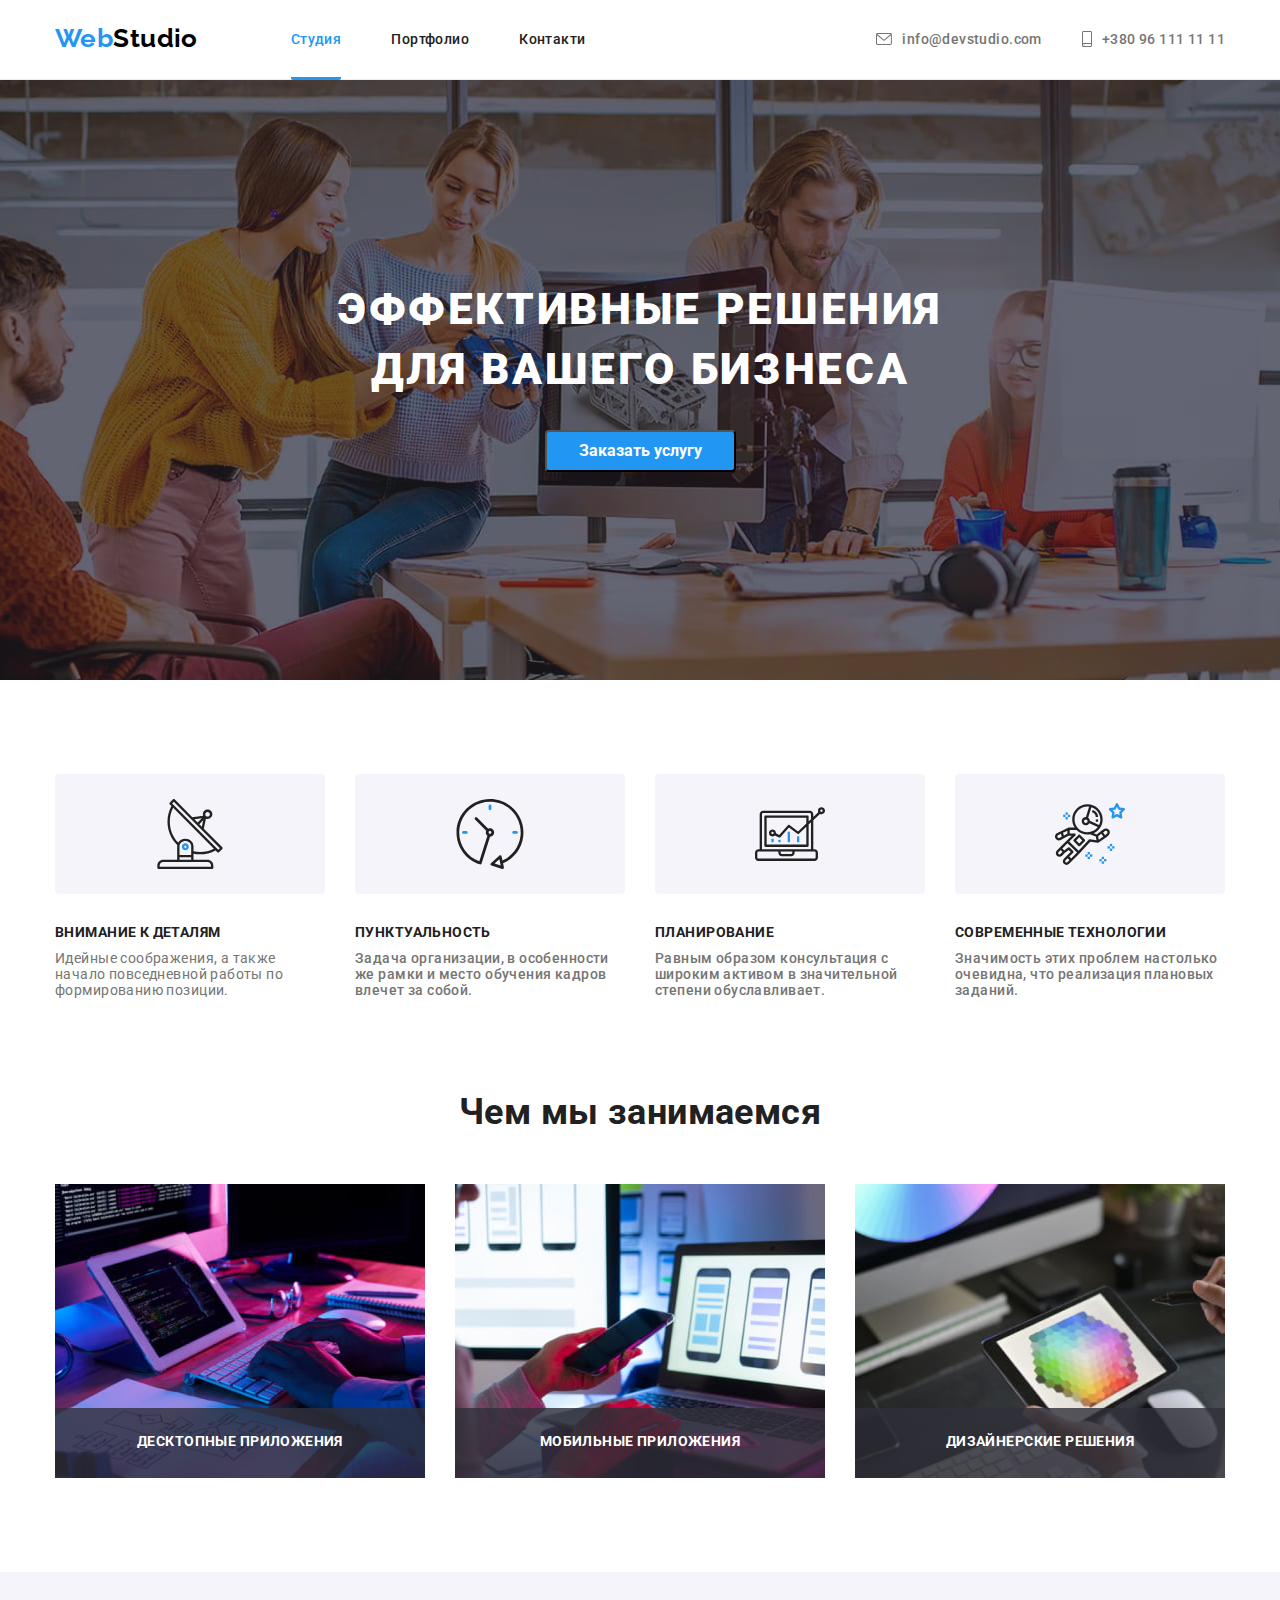
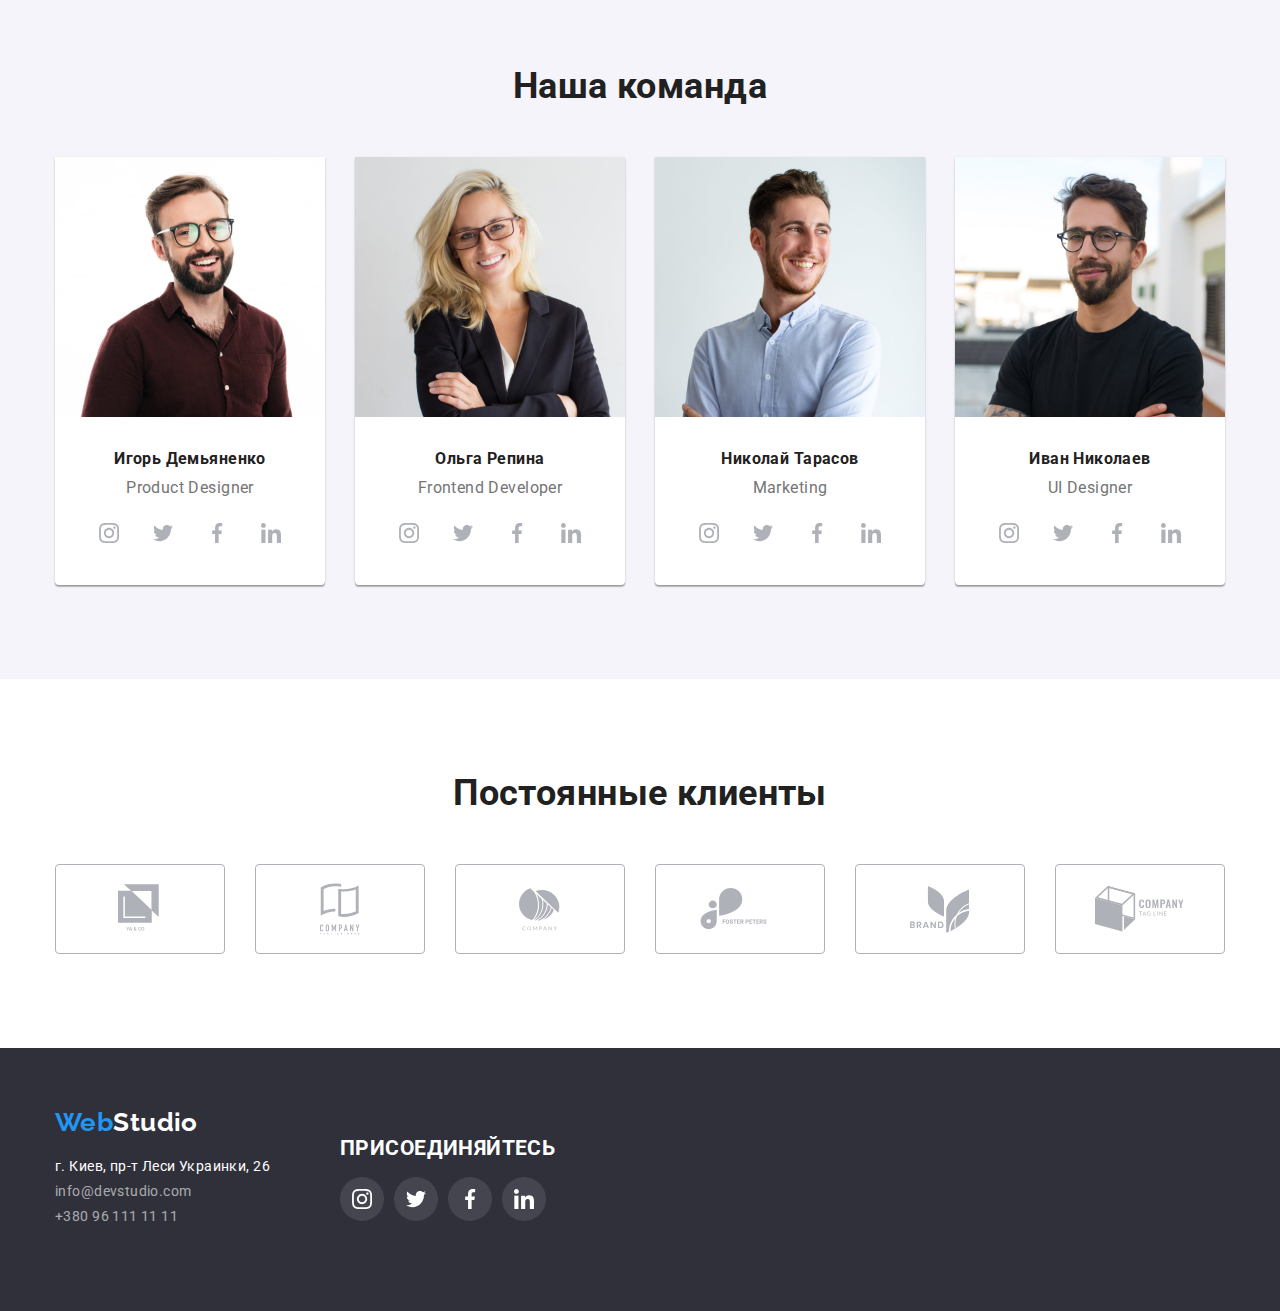
<file: index.html>
<!DOCTYPE html>
<html lang="ru">
  <head>
    <meta charset="UTF-8" />
    <meta name="viewport" content="width=device-width, initial-scale=1.0" />
    <title>WebStudio</title>
    <link
      href="https://fonts.googleapis.com/css2?family=Roboto:wght@300;400;500;700;900&display=swap"
      rel="stylesheet"
    />
    <link rel="stylesheet" href="./css/modern-normalize.min.css" />
    <link rel="stylesheet" href="./css/styles.css" />
  </head>
  <body>
    <!-- Header -->
    <header class="page-header">
      <div class="container flexbox">
        <nav class="navigation">
          <a class="link animation logo-header" href="./index.html"
            >Web<span class="studio-header">Studio</span></a
          >
          <!-- done -->
          <ul class="null list flexbox">
            <li class="header-item">
              <a class="null link animation nav-link actual-nav-link" href="./index.html"
                >Студия</a
              >
            </li>
            <!-- done -->
            <li class="header-item">
              <a class="null link animation nav-link" href="./portfolio.html"
                >Портфолио</a
              >
            </li>
            <!-- done -->
            <li class="header-item">
              <a class="null link animation nav-link" href="">Контакти</a>
            </li>
            <!-- done -->
          </ul>
        </nav>
        <ul class="null list flexbox">
          <li class="contact-item">
            <a href="mailto:info@devstudio.com" class="animation contact-link">
              <svg class="animation mail-icon">
                <use href="./images/icons/sprite.svg#mail-icon"></use>
              </svg>
              info@devstudio.com
            </a>
          </li>
          <li class="contact-item">
            <a href="tel:380961111111" class="animation contact-link">
              <svg class="animation phone-icon">
                <use href="./images/icons/sprite.svg#smartphone-icon"></use>
              </svg>
              +380 96 111 11 11
            </a>
          </li>
        </ul>
      </div>
    </header>

    <main>
      <!-- Hero -->
      <section class="section-hero">
        <div class="container img-overlay">
          <ul class="null list hero-list">
            <li class="hero-item">
              <h1 class="null hero-header">
                Эффективные решения <br />
                для вашего бизнеса
              </h1>
            </li>
            <li class="hero-item">
              <button data-modal-open class="button-order" type="button">
                Заказать услугу
              </button>
            </li>
          </ul>
        </div>
      </section>

      <!-- Advantages -->
      <section class="section">
        <div class="container">
          <h2 class="hide-header">Преимущества</h2>
          <ul class="null list grid-list">
            <li class="grid-advantage-item">
              <div class="advantage-item-icon">
                <svg class="advantage-icon">
                  <use href="./images/icons/sprite.svg#antenna-icon"></use>
                </svg>
              </div>
              <h3 class="null advantage-header">Внимание к деталям</h3>
              <p class="null description">
                Идейные соображения, а также начало повседневной работы по
                формированию позиции.
              </p>
            </li>

            <li class="grid-advantage-item">
              <div class="advantage-item-icon">
                <svg class="advantage-icon">
                  <use href="./images/icons/sprite.svg#clock-icon"></use>
                </svg>
              </div>
              <h3 class="null advantage-header">Пунктуальность</h3>
              <p class="null">
                Задача организации, в особенности же рамки и место обучения
                кадров влечет за собой.
              </p>
            </li>

            <li class="grid-advantage-item">
              <div class="advantage-item-icon">
                <svg class="advantage-icon">
                  <use href="./images/icons/sprite.svg#diagram-icon"></use>
                </svg>
              </div>
              <h3 class="null advantage-header">Планирование</h3>
              <p class="null">
                Равным образом консультация с широким активом в значительной
                степени обуславливает.
              </p>
            </li>

            <li class="grid-advantage-item">
              <div class="advantage-item-icon">
                <svg class="advantage-icon">
                  <use href="./images/icons/sprite.svg#astronaut-icon"></use>
                </svg>
              </div>
              <h3 class="null advantage-header">Современные технологии</h3>
              <p class="null">
                Значимость этих проблем настолько очевидна, что реализация
                плановых заданий.
              </p>
            </li>
          </ul>
        </div>
      </section>

      <!-- What we do -->
      <section class="section-works">
        <div class="container">
          <h2 class="null section-header">Чем мы занимаемся</h2>
          <ul class="null list grid-list">
            <li class="works-item grid-works-item">
              <div class="works-container">
                <img
                  class="works-img"
                  src="./images/tablet_coding.jpg"
                  alt="Планшет на якому редагують код"
                />
                <p class="null works-description">Десктопные приложения</p>
              </div>
            </li>
            <li class="works-item grid-works-item">
              <div class="works-container">
                <img
                  class="works-img"
                  src="./images/smart_model.jpg"
                  alt="Макет програми на дисплеї ноутбука"
                />
                <p class="null works-description">Мобильные приложения</p>
              </div>
            </li>
            <li class="works-item grid-works-item">
              <div class="works-container">
                <img
                  class="works-img"
                  src="./images/color_schema.jpg"
                  alt="Схема основних кольорів на планшеті"
                />
                <p class="null works-description">Дизайнерские решения</p>
              </div>
            </li>
          </ul>
        </div>
      </section>

      <!-- Own team -->
      <section class="section-team section">
        <div class="container">
          <h2 class="null section-header">Наша команда</h2>
          <ul class="null list grid-list">
            <li class="team-item grid-team-item">
              <img
                class="team-img"
                src="images/Ihor.jpg"
                alt="Игорь Демьяненко"
              />
              <h3 class="null card-fullname">Игорь Демьяненко</h3>
              <p class="null card-description">Product Designer</p>
              <ul class="null list social-list">
                <li class="animation social-item">
                  <a href="#" class="link animation social-link">
                    <svg class="animation social-icon">
                      <use
                        href="./images/icons/sprite.svg#instagram-icon"
                      ></use>
                    </svg>
                  </a>
                </li>
                <li class="animation social-item">
                  <a href="#" class="link animation social-link">
                    <svg class="animation social-icon">
                      <use href="./images/icons/sprite.svg#twitter-icon"></use>
                    </svg>
                  </a>
                </li>
                <li class="animation social-item">
                  <a href="#" class="link animation social-link">
                    <svg class="animation social-icon">
                      <use href="./images/icons/sprite.svg#facebook-icon"></use>
                    </svg>
                  </a>
                </li>
                <li class="animation social-item">
                  <a href="#" class="link animation social-link">
                    <svg class="animation social-icon">
                      <use href="./images/icons/sprite.svg#linkedin-icon"></use>
                    </svg>
                  </a>
                </li>
              </ul>
            </li>
            <li class="team-item grid-team-item">
              <img class="team-img" src="images/Olha.jpg" alt="Ольга Репина" />
              <h3 class="null card-fullname">Ольга Репина</h3>
              <p class="null card-description">Frontend Developer</p>
              <ul class="null list social-list">
                <li class="animation social-item">
                  <a href="#" class="link animation social-link">
                    <svg class="animation social-icon">
                      <use
                        href="./images/icons/sprite.svg#instagram-icon"
                      ></use>
                    </svg>
                  </a>
                </li>
                <li class="animation social-item">
                  <a href="#" class="link animation social-link">
                    <svg class="animation social-icon">
                      <use href="./images/icons/sprite.svg#twitter-icon"></use>
                    </svg>
                  </a>
                </li>
                <li class="animation social-item">
                  <a href="#" class="link animation social-link">
                    <svg class="animation social-icon">
                      <use href="./images/icons/sprite.svg#facebook-icon"></use>
                    </svg>
                  </a>
                </li>
                <li class="animation social-item">
                  <a href="#" class="link animation social-link">
                    <svg class="animation social-icon">
                      <use href="./images/icons/sprite.svg#linkedin-icon"></use>
                    </svg>
                  </a>
                </li>
              </ul>
            </li>
            <li class="team-item grid-team-item">
              <img
                class="team-img"
                src="images/Mykolai.jpg"
                alt="Николай Тарасов"
              />
              <h3 class="null card-fullname">Николай Тарасов</h3>
              <p class="null card-description">Marketing</p>
              <ul class="null list social-list">
                <li class="animation social-item">
                  <a href="#" class="link animation social-link">
                    <svg class="animation social-icon">
                      <use
                        href="./images/icons/sprite.svg#instagram-icon"
                      ></use>
                    </svg>
                  </a>
                </li>
                <li class="animation social-item">
                  <a href="#" class="link animation social-link">
                    <svg class="animation social-icon">
                      <use href="./images/icons/sprite.svg#twitter-icon"></use>
                    </svg>
                  </a>
                </li>
                <li class="animation social-item">
                  <a href="#" class="link animation social-link">
                    <svg class="animation social-icon">
                      <use href="./images/icons/sprite.svg#facebook-icon"></use>
                    </svg>
                  </a>
                </li>
                <li class="animation social-item">
                  <a href="#" class="link animation social-link">
                    <svg class="animation social-icon">
                      <use href="./images/icons/sprite.svg#linkedin-icon"></use>
                    </svg>
                  </a>
                </li>
              </ul>
            </li>

            <li class="team-item grid-team-item">
              <img
                class="team-img"
                src="images/Ivan.jpg"
                alt="Михаил Ермаков"
              />
              <h3 class="null card-fullname">Иван Николаев</h3>
              <p class="null card-description">UI Designer</p>
              <ul class="null list social-list">
                <li class="animation social-item">
                  <a href="#" class="link animation social-link">
                    <svg class="animation social-icon">
                      <use
                        href="./images/icons/sprite.svg#instagram-icon"
                      ></use>
                    </svg>
                  </a>
                </li>
                <li class="animation social-item">
                  <a href="#" class="link animation social-link">
                    <svg class="animation social-icon">
                      <use href="./images/icons/sprite.svg#twitter-icon"></use>
                    </svg>
                  </a>
                </li>
                <li class="animation social-item">
                  <a href="#" class="link animation social-link">
                    <svg class="animation social-icon">
                      <use href="./images/icons/sprite.svg#facebook-icon"></use>
                    </svg>
                  </a>
                </li>
                <li class="animation social-item">
                  <a href="#" class="link animation social-link">
                    <svg class="animation social-icon">
                      <use href="./images/icons/sprite.svg#linkedin-icon"></use>
                    </svg>
                  </a>
                </li>
              </ul>
            </li>
          </ul>
        </div>
      </section>

      <section class="section-client section">
        <div class="container">
          <h2 class="null section-header">Постоянные клиенты</h2>
          <ul class="null list flexbox client-list">
            <li class="client-item">
              <a href="" class="client-link">
                <svg class="animation client-icon" width="45" height="50">
                  <use href="./images/icons/sprite.svg#logo-1-icon"></use>
                </svg>
              </a>
            </li>
            <li class="client-item">
              <a href="" class="client-link">
                <svg class="animation client-icon" width="40" height="52">
                  <use href="./images/icons/sprite.svg#logo-2-icon"></use>
                </svg>
              </a>
            </li>
            <li class="client-item">
              <a href="" class="client-link">
                <svg class="animation client-icon" width="41" height="43">
                  <use href="./images/icons/sprite.svg#logo-3-icon"></use>
                </svg>
              </a>
            </li>
            <li class="client-item">
              <a href="" class="client-link">
                <svg class="animation client-icon" width="80" height="42">
                  <use href="./images/icons/sprite.svg#logo-4-icon"></use>
                </svg>
              </a>
            </li>
            <li class="client-item">
              <a href="" class="client-link">
                <svg class="animation client-icon" width="59" height="47">
                  <use href="./images/icons/sprite.svg#logo-5-icon"></use>
                </svg>
              </a>
            </li>
            <li class="client-item">
              <a href="" class="client-link">
                <svg class="animation client-icon" width="89" height="46">
                  <use href="./images/icons/sprite.svg#logo-6-icon"></use>
                </svg>
              </a>
            </li>
          </ul>
        </div>
      </section>
    </main>

    <!-- Footer -->
    <footer class="page-footer">
      <div class="container flexbox">
        <div class="null address-container">
          <a class="link animation logo-footer" href="./index.html"
            >Web<span class="studio-footer">Studio</span></a
          >
          <ul class="null list description address-section">
            <li class="address-item">
              <p class="null address">г. Киев, пр-т Леси Украинки, 26</p>
            </li>
            <li class="address-item">
              <a
                class="null link animation mail-link-footer"
                href="mailto:info@devstudio.com"
                >info@devstudio.com</a
              >
            </li>
            <li class="address-item">
              <a class="null link animation phone-link-footer" href="tel:380961111111"
                >+380 96 111 11 11</a
              >
            </li>
          </ul>
        </div>

        <div class="null social-container">
          <h2 class="footer-heading">присоединяйтесь</h2>
          <ul class="null list footer-social-list">
            <li class="animation footer-social-item">
              <a href="#" class="link animation footer-social-link">
                <svg class="animation footer-social-icon">
                  <use href="./images/icons/sprite.svg#instagram-icon"></use>
                </svg>
              </a>
            </li>
            <li class="animation footer-social-item">
              <a href="#" class="link animation footer-social-link">
                <svg class="animation footer-social-icon">
                  <use href="./images/icons/sprite.svg#twitter-icon"></use>
                </svg>
              </a>
            </li>
            <li class="animation footer-social-item">
              <a href="#" class="link animation footer-social-link">
                <svg class="animation footer-social-icon">
                  <use href="./images/icons/sprite.svg#facebook-icon"></use>
                </svg>
              </a>
            </li>
            <li class="animation footer-social-item">
              <a href="#" class="link animation footer-social-link">
                <svg class="animation footer-social-icon">
                  <use href="./images/icons/sprite.svg#linkedin-icon"></use>
                </svg>
              </a>
            </li>
          </ul>
        </div>
      </div>
    </footer>
    <div data-modal class="animation backdrop is-hidden">
      <div class="modal">
        <button data-modal-close class="modal-close">
          <svg class="close-icon">
            <use href="./images/icons/close-button.svg#close-icon"></use>
          </svg>
        </button>
      </div>
    </div>
    <script src="./js/modal.js"></script>
  </body>
</html>
</file>
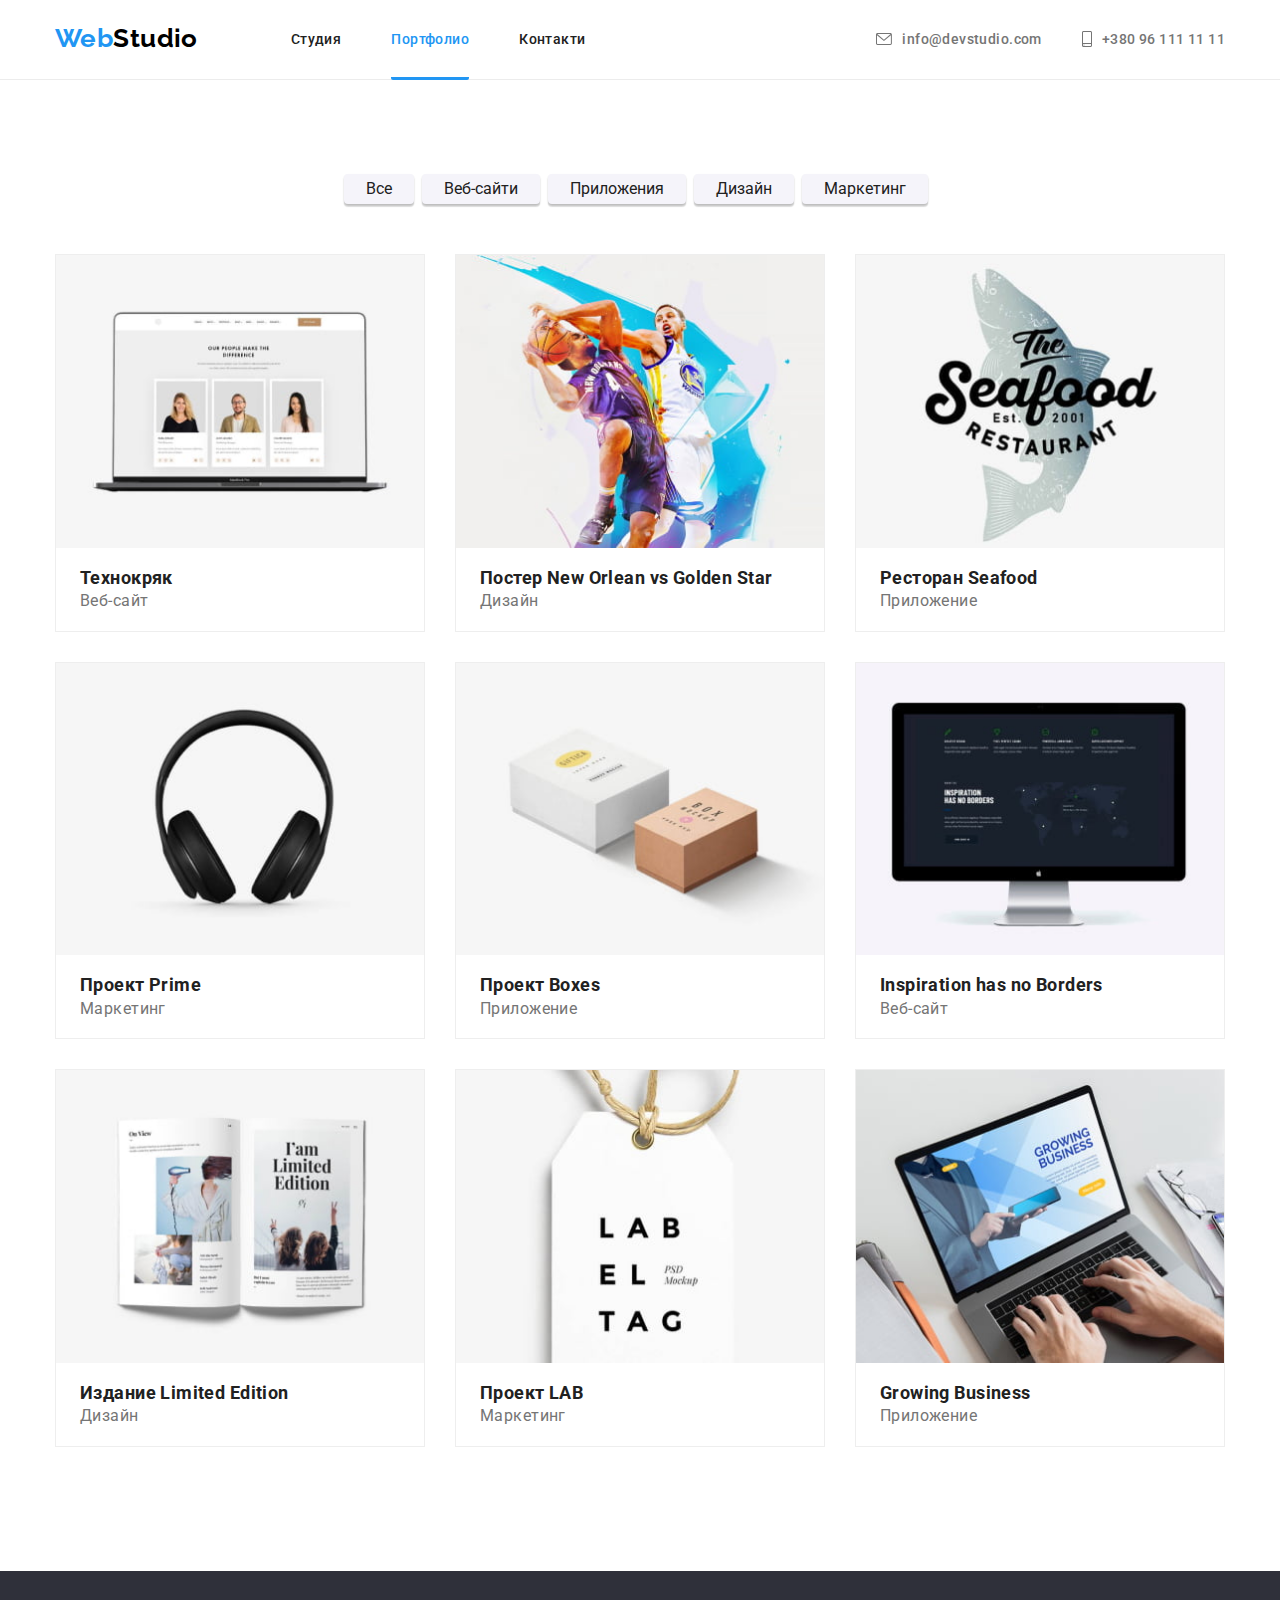
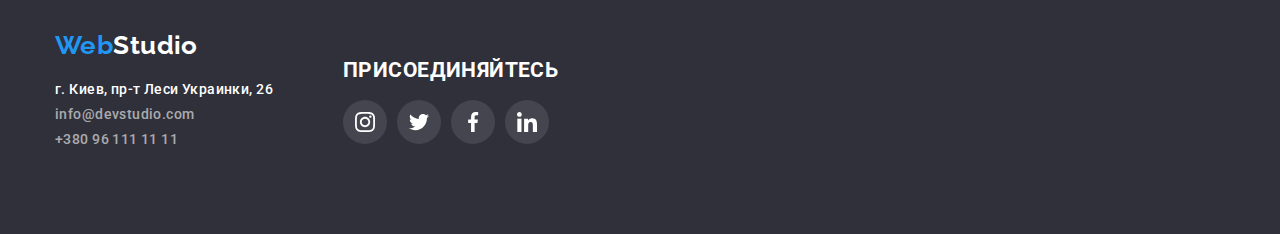
<file: portfolio.html>
<!DOCTYPE html>
<html lang="ru">
  <head>
    <meta charset="UTF-8" />
    <meta name="viewport" content="initial-scale=1.0" />
    <title>WebStudio</title>
    <link
      href="https://fonts.googleapis.com/css2?family=Roboto:wght@300;400;500;700;900&display=swap"
      rel="stylesheet"
    />
    <link rel="stylesheet" href="./css/modern-normalize.min.css" />
    <link rel="stylesheet" href="./css/styles.css" />
  </head>
  <body>
    <!-- Header -->
    <header class="page-header">
      <div class="container flexbox">
        <nav class="navigation">
          <a class="link animation logo-header" href="./index.html"
            >Web<span class="studio-header">Studio</span></a
          >
          <!-- done -->
          <ul class="null list flexbox">
            <li class="header-item">
              <a class="null link animation nav-link" href="./index.html">Студия</a>
            </li>
            <!-- done -->
            <li class="header-item">
              <a
                class="null link animation nav-link actual-nav-link"
                href="./portfolio.html"
                >Портфолио</a
              >
            </li>
            <!-- done -->
            <li class="header-item">
              <a class="null link animation nav-link" href="">Контакти</a>
            </li>
            <!-- done -->
          </ul>
        </nav>
        <ul class="null list flexbox">
          <li class="contact-item">
            <a href="mailto:info@devstudio.com" class="animation contact-link">
              <svg class="animation mail-icon">
                <use href="./images/icons/sprite.svg#mail-icon"></use>
              </svg>
              info@devstudio.com
            </a>
          </li>
          <li class="contact-item">
            <a href="tel:380961111111" class="animation contact-link">
              <svg class="animation phone-icon">
                <use href="./images/icons/sprite.svg#smartphone-icon"></use>
              </svg>
              +380 96 111 11 11
            </a>
          </li>
        </ul>
      </div>
    </header>

    <!--Hero-->
    <main>
      <section class="section-projects section">
        <div class="container">
          <h1 class="hide-header">Проекти</h1>
          <ul class="null list grid-list center">
            <li class="btn-projects-item">
              <button class="animation button-filter" type="button">Все</button>
            </li>
            <li class="btn-projects-item">
              <button class="animation button-filter" type="button">Веб-сайти</button>
            </li>
            <li class="btn-projects-item">
              <button class="animation button-filter" type="button">Приложения</button>
            </li>
            <li class="btn-projects-item">
              <button class="animation button-filter" type="button">Дизайн</button>
            </li>
            <li class="btn-projects-item">
              <button class="animation button-filter" type="button">Маркетинг</button>
            </li>
          </ul>
          <ul class="null list grid-list">
            <li class="animation card-projects-item">
              <div class="card-container">
                <img
                  class="card-img"
                  src="images/portfolio/laptop.jpg"
                  alt=""
                />
                <p class="null animation img-text">
                  Технокряк это современная площадка распространения
                  коронавируса. Компании используют эту платформу для цифрового
                  шпионажа и атак на защищённые сервера конкурентов
                </p>
              </div>
              <ul class="null list projects-description">
                <li class="projects-description-item">
                  <h2 class="null project-description-header">Технокряк</h2>
                </li>
                <li class="projects-description-item">
                  <p class="null project-description-text">Веб-сайт</p>
                </li>
              </ul>
            </li>
            <li class="animation card-projects-item">
              <div class="card-container">
                <img
                  class="card-img"
                  src="images/portfolio/basketball.jpg"
                  alt=""
                />
                <p class="null animation img-text">
                  Технокряк это современная площадка распространения
                  коронавируса. Компании используют эту платформу для цифрового
                  шпионажа и атак на защищённые сервера конкурентов
                </p>
              </div>
              <ul class="null projects-description list">
                <li class="projects-description-item">
                  <h2 class="null project-description-header">
                    Постер New Orlean vs Golden Star
                  </h2>
                </li>
                <li class="projects-description-item">
                  <p class="null project-description-text">Дизайн</p>
                </li>
              </ul>
            </li>
            <li class="animation card-projects-item">
              <div class="card-container">
                <img
                  class="card-img"
                  src="images/portfolio/restaurant.jpg"
                  alt=""
                />
                <p class="null animation img-text">
                  Технокряк это современная площадка распространения
                  коронавируса. Компании используют эту платформу для цифрового
                  шпионажа и атак на защищённые сервера конкурентов
                </p>
              </div>
              <ul class="null projects-description list">
                <li class="projects-description-item">
                  <h2 class="null project-description-header">
                    Ресторан Seafood
                  </h2>
                </li>
                <li class="projects-description-item">
                  <p class="null project-description-text">Приложение</p>
                </li>
              </ul>
            </li>
            <li class="animation card-projects-item">
              <div class="card-container">
                <img
                  class="card-img"
                  src="images/portfolio/headphones.jpg"
                  alt=""
                />
                <p class="null animation img-text">
                  Технокряк это современная площадка распространения
                  коронавируса. Компании используют эту платформу для цифрового
                  шпионажа и атак на защищённые сервера конкурентов
                </p>
              </div>
              <ul class="null projects-description list">
                <li class="projects-description-item">
                  <h2 class="null project-description-header">Проект Prime</h2>
                </li>
                <li class="projects-description-item">
                  <p class="null project-description-text">Маркетинг</p>
                </li>
              </ul>
            </li>
            <li class="animation card-projects-item">
              <div class="card-container">
                <img class="card-img" src="images/portfolio/boxes.jpg" alt="" />
                <p class="null animation img-text">
                  Технокряк это современная площадка распространения
                  коронавируса. Компании используют эту платформу для цифрового
                  шпионажа и атак на защищённые сервера конкурентов
                </p>
              </div>
              <ul class="null projects-description list">
                <li class="projects-description-item">
                  <h2 class="null project-description-header">Проект Boxes</h2>
                </li>
                <li class="projects-description-item">
                  <p class="null project-description-text">Приложение</p>
                </li>
              </ul>
            </li>
            <li class="animation card-projects-item">
              <div class="card-container">
                <img
                  class="card-img"
                  src="images/portfolio/monitor.jpg"
                  alt=""
                />
                <p class="null animation img-text">
                  Технокряк это современная площадка распространения
                  коронавируса. Компании используют эту платформу для цифрового
                  шпионажа и атак на защищённые сервера конкурентов
                </p>
              </div>
              <ul class="null projects-description list">
                <li class="projects-description-item">
                  <h2 class="null project-description-header">
                    Inspiration has no Borders
                  </h2>
                </li>
                <li class="projects-description-item">
                  <p class="null project-description-text">Веб-сайт</p>
                </li>
              </ul>
            </li>
            <li class="animation card-projects-item">
              <div class="card-container">
                <img
                  class="card-img"
                  src="images/portfolio/magazine.jpg"
                  alt=""
                />
                <p class="null animation img-text">
                  Технокряк это современная площадка распространения
                  коронавируса. Компании используют эту платформу для цифрового
                  шпионажа и атак на защищённые сервера конкурентов
                </p>
              </div>
              <ul class="null projects-description list">
                <li class="projects-description-item">
                  <h2 class="null project-description-header">
                    Издание Limited Edition
                  </h2>
                </li>
                <li class="projects-description-item">
                  <p class="null project-description-text">Дизайн</p>
                </li>
              </ul>
            </li>
            <li class="animation card-projects-item">
              <div class="card-container">
                <img class="card-img" src="images/portfolio/label.jpg" alt="" />
                <p class="null animation img-text">
                  Технокряк это современная площадка распространения
                  коронавируса. Компании используют эту платформу для цифрового
                  шпионажа и атак на защищённые сервера конкурентов
                </p>
              </div>
              <ul class="null projects-description list">
                <li class="projects-description-item">
                  <h2 class="null project-description-header">Проект LAB</h2>
                </li>
                <li class="projects-description-item">
                  <p class="null project-description-text">Маркетинг</p>
                </li>
              </ul>
            </li>
            <li class="animation card-projects-item">
              <div class="card-container">
                <img
                  class="card-img"
                  src="images/portfolio/growing_business.jpg"
                  alt=""
                />
                <p class="null animation img-text">
                  Технокряк это современная площадка распространения
                  коронавируса. Компании используют эту платформу для цифрового
                  шпионажа и атак на защищённые сервера конкурентов
                </p>
              </div>
              <ul class="null projects-description list">
                <li class="projects-description-item">
                  <h2 class="null project-description-header">
                    Growing Business
                  </h2>
                </li>
                <li class="projects-description-item">
                  <p class="null project-description-text">Приложение</p>
                </li>
              </ul>
            </li>
          </ul>
        </div>
      </section>
    </main>

    <!-- Footer -->
    <footer class="page-footer">
      <div class="container flexbox">
        <div class="null address-container">
          <a class="link animation logo-footer" href="./index.html"
            >Web<span class="studio-footer">Studio</span></a
          >
          <ul class="null list address-section">
            <li class="address-item">
              <p class="null address">г. Киев, пр-т Леси Украинки, 26</p>
            </li>
            <li class="address-item">
              <a
                class="null link animation mail-link-footer"
                href="mailto:info@devstudio.com"
                >info@devstudio.com</a
              >
            </li>
            <li class="address-item">
              <a class="null link animation phone-link-footer" href="tel:380961111111"
                >+380 96 111 11 11</a
              >
            </li>
          </ul>
        </div>

        <div class="null social-container">
          <h2 class="footer-heading">присоединяйтесь</h2>
          <ul class="null list footer-social-list">
            <li class="animation footer-social-item">
              <a href="#" class="link animation footer-social-link">
                <svg class="animation footer-social-icon">
                  <use href="./images/icons/sprite.svg#instagram-icon"></use>
                </svg>
              </a>
            </li>
            <li class="animation footer-social-item">
              <a href="#" class="link animation footer-social-link">
                <svg class="animation footer-social-icon">
                  <use href="./images/icons/sprite.svg#twitter-icon"></use>
                </svg>
              </a>
            </li>
            <li class="animation footer-social-item">
              <a href="#" class="link animation footer-social-link">
                <svg class="animation footer-social-icon">
                  <use href="./images/icons/sprite.svg#facebook-icon"></use>
                </svg>
              </a>
            </li>
            <li class="animation footer-social-item">
              <a href="#" class="link animation footer-social-link">
                <svg class="animation footer-social-icon">
                  <use href="./images/icons/sprite.svg#linkedin-icon"></use>
                </svg>
              </a>
            </li>
          </ul>
        </div>
      </div>
    </footer>
  </body>
</html>
</file>
<file: css/styles.css>
/*--------------------------------------------------------*/
/* Connect font Raleway from directory fonts in all .html */
@font-face {
  font-family: "Raleway";
  src: url("../fonts/Raleway-Bold.ttf") format("truetype");
}
/* Define variable with colors in all .html */
:root {
  --black-color: #000000;
  --black-heading-color: #212121;
  --grey-text-color: #757575;
  --grey-icon-color: #afb1b8;
  --blue-link-color: #2196f3;
  --white-color: #ffffff;
  --white-link-color: rgba(255, 255, 255, 0.6);
  --white-icon-color: rgba(255, 255, 255, 0.1);
  --black-section-color: #2f303a;
  --white-button-color: #f5f4fa;
  --light-grey-card-color: #eeeeee;
}
/*--------------------------------------------------------*/

/*--------------------------------------------------------*/
/* Define main rules for pages in all .html*/
body {
  font-family: "Roboto", sans-serif;
  font-style: normal;
  font-weight: 500;
  font-size: 14px;
  letter-spacing: 0.03em;
  color: var(--grey-text-color);
  background-color: var(--white-color);
}
.container {
  width: 1200px;
  padding-left: 15px;
  padding-right: 15px;
  margin-left: auto;
  margin-right: auto;
}
.section {
  padding-top: 94px;
  padding-bottom: 94px;
}
.animation{
  transition: 250ms cubic-bezier(0.4, 0, 0.2, 1);
}
.flexbox {
  display: flex;
}
.flexbox-inline {
  display: inline-flex;
}
/* Tag a style in index.html*/
.link {
  text-decoration: none;
  color: var(--black-heading-color);
}
/* Hover tag a style in index.html*/
.link:hover {
  color: var(--blue-link-color);
  transition: 250ms cubic-bezier(0.4, 0, 0.2, 1);
}
/* Hide list style element in all .html */
.list {
  list-style: none;
}
.null {
  margin: 0;
  padding: 0;
}
.grid-list {
  display: flex;
  flex-wrap: wrap;
}
.section-header {
  color: var(--black-heading-color);
  font-size: 36px;
  font-weight: bold;
  text-align: center;
  padding-bottom: 50px;
}
/*--------------------------------------------------------*/

/*--------------------------------------------------------*/
.page-header {
  height: 80px;
  padding-top: 24px;
  padding-bottom: 25px;
  border-bottom: 1px solid #ececec;
}
.page-header .flexbox {
  justify-content: flex-end;
  align-items: center;
}
/*--------------------------------------------------------*/

/*--------------------------------------------------------*/
/*Rules for logo*/
.logo-header {
  font-family: "Raleway", sans-serif;
  font-style: normal;
  font-weight: 700;
  font-size: 26px;
  margin-right: 93px;
  color: var(--blue-link-color);
}
.logo-footer {
  font-family: "Raleway", sans-serif;
  font-style: normal;
  font-weight: bold;
  font-size: 26px;
  color: var(--blue-link-color);
}
/*Second part of logo in header*/
.studio-header {
  color: var(--black-color);
}
/*Second part of logo in footer*/
.studio-footer {
  color: var(--white-color);
}
/*--------------------------------------------------------*/

/*--------------------------------------------------------*/
.navigation {
  display: flex;
  align-items: center;
  margin-right: auto;
}
.header-item {
  color: var(--black-heading-color);
}

.header-item:not(:last-child) {
  margin-right: 50px;
}

.nav-link {
  position: relative;
}
.nav-link:hover {
  color: var(--blue-link-color);
  transition: 250ms cubic-bezier(0.4, 0, 0.2, 1);
}

.nav-link::after {
  content: "";
  position: absolute;
  display: block;
  width: 100%;
  opacity: 0;
  transition: 250ms cubic-bezier(0.4, 0, 0.2, 1);
  border-bottom-style: solid;
  border-radius: 2px;
  color: var(--blue-link-color);
  padding-bottom: 30px;
}

.nav-link:hover::after {
  transition: 250ms cubic-bezier(0.4, 0, 0.2, 1);
  opacity: 1;
}

.actual-nav-link::after {
  opacity: 1;
}
.actual-nav-link {
  color: var(--blue-link-color);
}

.contact-item {
  margin-left: 40px;
  justify-content: center;
}

.contact-link {
  display: flex;
  align-items: center;
  text-decoration: none;
  color: var(--grey-text-color);
}
.contact-link:hover {
  transition: 250ms cubic-bezier(0.4, 0, 0.2, 1);
  color: var(--blue-link-color);
}
.mail-icon {
  margin-right: 10px;
  height: 12px;
  width: 16px;
  fill: var(--grey-text-color);
  transition-property: color;
  transition-duration: 250ms;
}
.phone-icon {
  margin-right: 10px;
  height: 16px;
  width: 10px;
  fill: var(--grey-text-color);
}
.contact-link:hover .mail-icon {
  transition: 250ms cubic-bezier(0.4, 0, 0.2, 1);
  fill: var(--blue-link-color);
}
.contact-link:hover .phone-icon {
  transition: 250ms cubic-bezier(0.4, 0, 0.2, 1);
  fill: var(--blue-link-color);
}

/*--------------------------------------------------------*/

/*--------------------------------------------------------*/

.section-hero {
  display: block;
  height: 600px;
  background-image: url(../images/hero.jpg);
  background-repeat: no-repeat;
  background-position: top center;
  background-size: cover;
}
.img-overlay {
  height: 600px;
  width: 100%;
  background-image: linear-gradient(
    rgba(47, 48, 58, 0.4),
    rgba(47, 48, 58, 0.4)
  );
}
.hero-list {
  padding-top: 200px;
}
.hero-item {
  text-align: center;
}
.hero-header {
  font-size: 44px;
  font-weight: 900;
  line-height: 1.36;
  letter-spacing: 0.06em;
  text-transform: uppercase;
  color: var(--white-color);
}
/* Button order in index.html */
.button-order {
  font-size: 16px;
  font-weight: bold;
  border-radius: 4px;
  margin-top: 30px;
  padding: 10px 32px;
  color: var(--white-color);
  background-color: var(--blue-link-color);
}
/*--------------------------------------------------------*/

/*--------------------------------------------------------*/
.hide-header {
  display: none;
}
.grid-advantage-item {
  width: calc((100% - 30px * 3) / 4);
  margin-right: 30px;
}

.grid-advantage-item:nth-child(4n) {
  margin-right: 0;
}

.advantage-item-icon {
  width: 270px;
  height: 120px;
  display: flex;
  justify-content: center;
  align-items: center;
  margin-bottom: 30px;
  border-radius: 4px;
  background-color: var(--white-button-color);
}

.advantage-icon {
  width: 70px;
  height: 70px;
}

.advantage-header {
  font-weight: bold;
  font-size: 14px;
  margin-bottom: 10px;
  text-transform: uppercase;
  color: var(--black-heading-color);
}
.description {
  font-weight: normal;
}
/*--------------------------------------------------------*/

/*--------------------------------------------------------*/
.section-works {
  padding-bottom: 94px;
}
.grid-works-item {
  width: calc((100% - 30px * 2) / 3);
  margin-right: 30px;
}
.grid-works-item:nth-child(3n) {
  margin-right: 0;
}
.works-img {
  display: block;
  max-width: 100%;
  height: auto;
}
.works-item {
  mix-blend-mode: normal;
}
.works-container {
  position: relative;
}
.works-description {
  position: absolute;
  bottom: 0;
  left: 0;
  right: 0;
  height: 70px;
  padding-top: 25px;
  text-align: center;
  text-justify: auto;
  font-weight: bold;
  background-color: rgba(47, 48, 58, 0.8);
  text-transform: uppercase;
  color: var(--white-color);
}
/*--------------------------------------------------------*/

/*--------------------------------------------------------*/
.section-team {
  background-color: var(--white-button-color);
}
.grid-team-item {
  width: calc((100% - 30px * 3) / 4);
  margin-right: 30px;
}
.grid-team-item:nth-child(4n) {
  margin-right: 0;
}
.team-item {
  box-shadow: 0px 1px 3px rgba(0, 0, 0, 0.12), 0px 1px 1px rgba(0, 0, 0, 0.14),
    0px 2px 1px rgba(0, 0, 0, 0.2);
  border-radius: 0px 0px 4px 4px;
  background-color: var(--white-color);
}
.team-img {
  width: 270px;
  height: 260px;
}
.card-fullname {
  font-size: 16px;
  text-align: center;
  margin-top: 30px;
  margin-bottom: 10px;
  color: var(--black-heading-color);
}
.card-description {
  font-weight: normal;
  font-size: 16px;
  text-align: center;
  margin-bottom: 14px;
  color: var(--grey-text-color);
}
.social-list {
  display: flex;
  margin-left: 32px;
  margin-right: 32px;
  margin-bottom: 30px;
  justify-content: center;
}
.social-item {
  margin-right: 10px;
  border-radius: 50%;
}
.social-item:nth-child(4n) {
  margin-right: 0;
}
.social-link {
  display: flex;
  justify-content: center;
  align-items: center;
  width: 44px;
  height: 44px;
  border-radius: 50%;
}
.social-item:not(:last-child) {
  margin-right: 10px;
}
.social-item:hover {
  background-color: var(--blue-link-color);
  transition: 250ms cubic-bezier(0.4, 0, 0.2, 1);
}
.social-icon {
  width: 20px;
  height: 20px;
  fill: var(--grey-icon-color);
}

.social-item:hover .social-icon {
  transition: 250ms cubic-bezier(0.4, 0, 0.2, 1);
  fill: var(--white-color);
}
/*--------------------------------------------------------*/

/*--------------------------------------------------------*/
.page-footer {
  color: var(--white-text-color);
  background-color: var(--black-section-color);
}
.page-footer .mail-link .phone-link {
  color: var(--white-link-color);
}
/*--------------------------------------------------------*/

/*--------------------------------------------------------*/
.grid-list.center {
  justify-content: center;
  align-content: center;
  margin-bottom: 50px;
}
/* Buttons filter in portfolio.html */
.button-filter {
  font-size: 16px;
  border-style: none;
  box-shadow: 0px 3px 1px rgba(0, 0, 0, 0.1), 0px 1px 2px rgba(0, 0, 0, 0.08),
    0px 2px 2px rgba(0, 0, 0, 0.12);
  border-radius: 4px;
  padding: 6px 22px;
  color: var(--black-heading-color);
  background-color: var(--white-button-color);
}
/* Hover for buttons in portfolio.html */
.button-filter:hover {
  color: var(--white-color);
  background-color: var(--blue-link-color);
  transition: 250ms cubic-bezier(0.4, 0, 0.2, 1);
}
.btn-projects-item {
  margin-right: 8px;
}
.projects-item:last-child {
  margin-right: 0;
}
/*--------------------------------------------------------*/

/*--------------------------------------------------------*/
.card-projects-item {
  width: calc((100% - 30px * 2) / 3);
  margin-right: 30px;
  margin-bottom: 30px;
  background-color: var(--white-color);
  border: 1px solid var(--light-grey-card-color);
}
.card-projects-item:hover {
  box-shadow: 0px 1px 1px rgba(0, 0, 0, 0.12), 0px 4px 4px rgba(0, 0, 0, 0.06),
    1px 4px 6px rgba(0, 0, 0, 0.16);
  transition: 250ms cubic-bezier(0.4, 0, 0.2, 1);
}
.card-projects-item:nth-child(3n) {
  margin-right: 0px;
}
.projects-description {
  margin: 20px 24px;
}
.projects-description-item {
  margin-bottom: 4px;
}
.projects-description-item:last-child {
  margin-bottom: 0;
}
.project-description-header {
  font-weight: bold;
  font-size: 18px;
  color: var(--black-heading-color);
}
.project-description-text {
  font-weight: normal;
  font-size: 16px;
  color: var(--grey-text-color);
}
.card-container {
  position: relative;
  overflow: hidden;
}
.card-img {
  display: block;
  max-width: 100%;
  height: auto;
}

.img-text {
  position: absolute;
  top: 100%;
  left: 0;
  width: 100%;
  height: 100%;
  padding-top: 63px;
  padding-right: 24px;
  padding-left: 24px;
  padding-bottom: 63px;
  font-weight: normal;
  font-size: 18px;
  color: var(--white-color);
  background: rgba(33, 150, 243, 0.9);
}

.card-projects-item:hover .img-text {
  opacity: 1;
  top: 0;
  left: 0;
  transition: 250ms cubic-bezier(0.4, 0, 0.2, 1);
}

/*--------------------------------------------------------*/

/*--------------------------------------------------------*/
.client-item {
  width: calc((100% - 30px * 5) / 6);
  margin-right: 30px;
}
.client-item:nth-child(6n) {
  margin-right: 0;
}
.client-link {
  display: flex;
  justify-content: center;
  align-items: center;
  width: 170px;
  height: 90px;
  border: 1px solid var(--grey-icon-color);
  border-radius: 4px;
}
.client-icon {
  fill: var(--grey-icon-color);
}

.client-link:hover {
  transition: 250ms cubic-bezier(0.4, 0, 0.2, 1);
  border: 1px solid var(--blue-link-color);
}

.client-link:hover .client-icon {
  transition: 250ms cubic-bezier(0.4, 0, 0.2, 1);
  fill: var(--blue-link-color);
}
/*--------------------------------------------------------*/

/*--------------------------------------------------------*/
.page-footer {
  padding-top: 60px;
  padding-bottom: 60px;
}
.address-container {
  display: flex;
  flex-direction: column;
}
.social-container {
  display: inline-block;
  margin-top: 10px;
  margin-left: 70px;
}
.address-section {
  margin-top: 20px;
}
.address-item {
  padding-bottom: 9px;
}
.address-item:last-child {
  padding-bottom: 0;
}
.mail-link-footer,
.phone-link-footer {
  color: var(--white-link-color);
}
.address {
  color: var(--white-color);
}
/*--------------------------------------------------------*/

/*--------------------------------------------------------*/
.footer-social-list {
  display: inline-flex;
  margin-bottom: 30px;
  justify-content: center;
}

.footer-heading {
  font-weight: bold;
  text-transform: uppercase;
  color: var(--white-color);
}

.footer-social-link {
  display: flex;
  justify-content: center;
  align-items: center;
  width: 44px;
  height: 44px;
  border-radius: 50%;
  background-color: var(--white-icon-color);
}

.footer-social-item {
  margin-right: 10px;
  border-radius: 50%;
}

.footer-social-item:nth-child(4n) {
  margin-right: 0;
}

.footer-social-item:hover {
  transition: 250ms cubic-bezier(0.4, 0, 0.2, 1);
  background-color: var(--blue-link-color);
}

.footer-social-icon {
  width: 20px;
  height: 20px;
  fill: var(--white-color);
}

.footer-social-item:hover .social-icon {
  fill: var(--white-color);
  transition: 250ms cubic-bezier(0.4, 0, 0.2, 1);
}
.backdrop {
  position: fixed;
  top: 0;
  left: 0;
  width: 100%;
  height: 100%;
  background: rgba(0, 0, 0, 0.2);
}
.modal {
  position: absolute;
  top: 50%;
  left: 50%;
  transform: translate(-50%, -50%);
  width: 528px;
  height: 581px;
  background: var(--white-color);
  box-shadow: 0px 1px 3px rgba(0, 0, 0, 0.12), 0px 1px 1px rgba(0, 0, 0, 0.14),
    0px 2px 1px rgba(0, 0, 0, 0.2);
  border-radius: 4px;
  transition: background-color 500ms linear, transform 500ms ease-in-out;
}
.modal-close {
  position: absolute;
  width: 30px;
  height: 30px;
  top: 8px;
  right: 8px;
  background: var(--white-color);
  border-radius: 50%;
  border: 1px solid rgba(0, 0, 0, 0.1);
  transition: background-color 500ms linear, transform 500ms ease-in-out;
}
.modal-close:hover {
  border-radius: 50%;
  background: var(--blue-link-color);
  border: 1px solid var(--white-button-color);
  transition: background-color 500ms linear, transform 500ms ease-in-out;
}
.is-hidden {
  visibility: hidden;
  opacity: 0;
  pointer-events: none;
}
.close-icon {
  position: absolute;
  top: 50%;
  left: 50%;
  transform: translate(-50%, -50%);
  width: 11px;
  height: 11px;
  fill: var(--black-color);
  transition: background-color 500ms linear, transform 500ms ease-in-out;
}
.modal-close:hover .close-icon {
  fill: var(--white-color);
  transition: background-color 500ms linear, transform 500ms ease-in-out;
}

/*--------------------------------------------------------*/

/*--------------------------------------------------------*/
</file>
